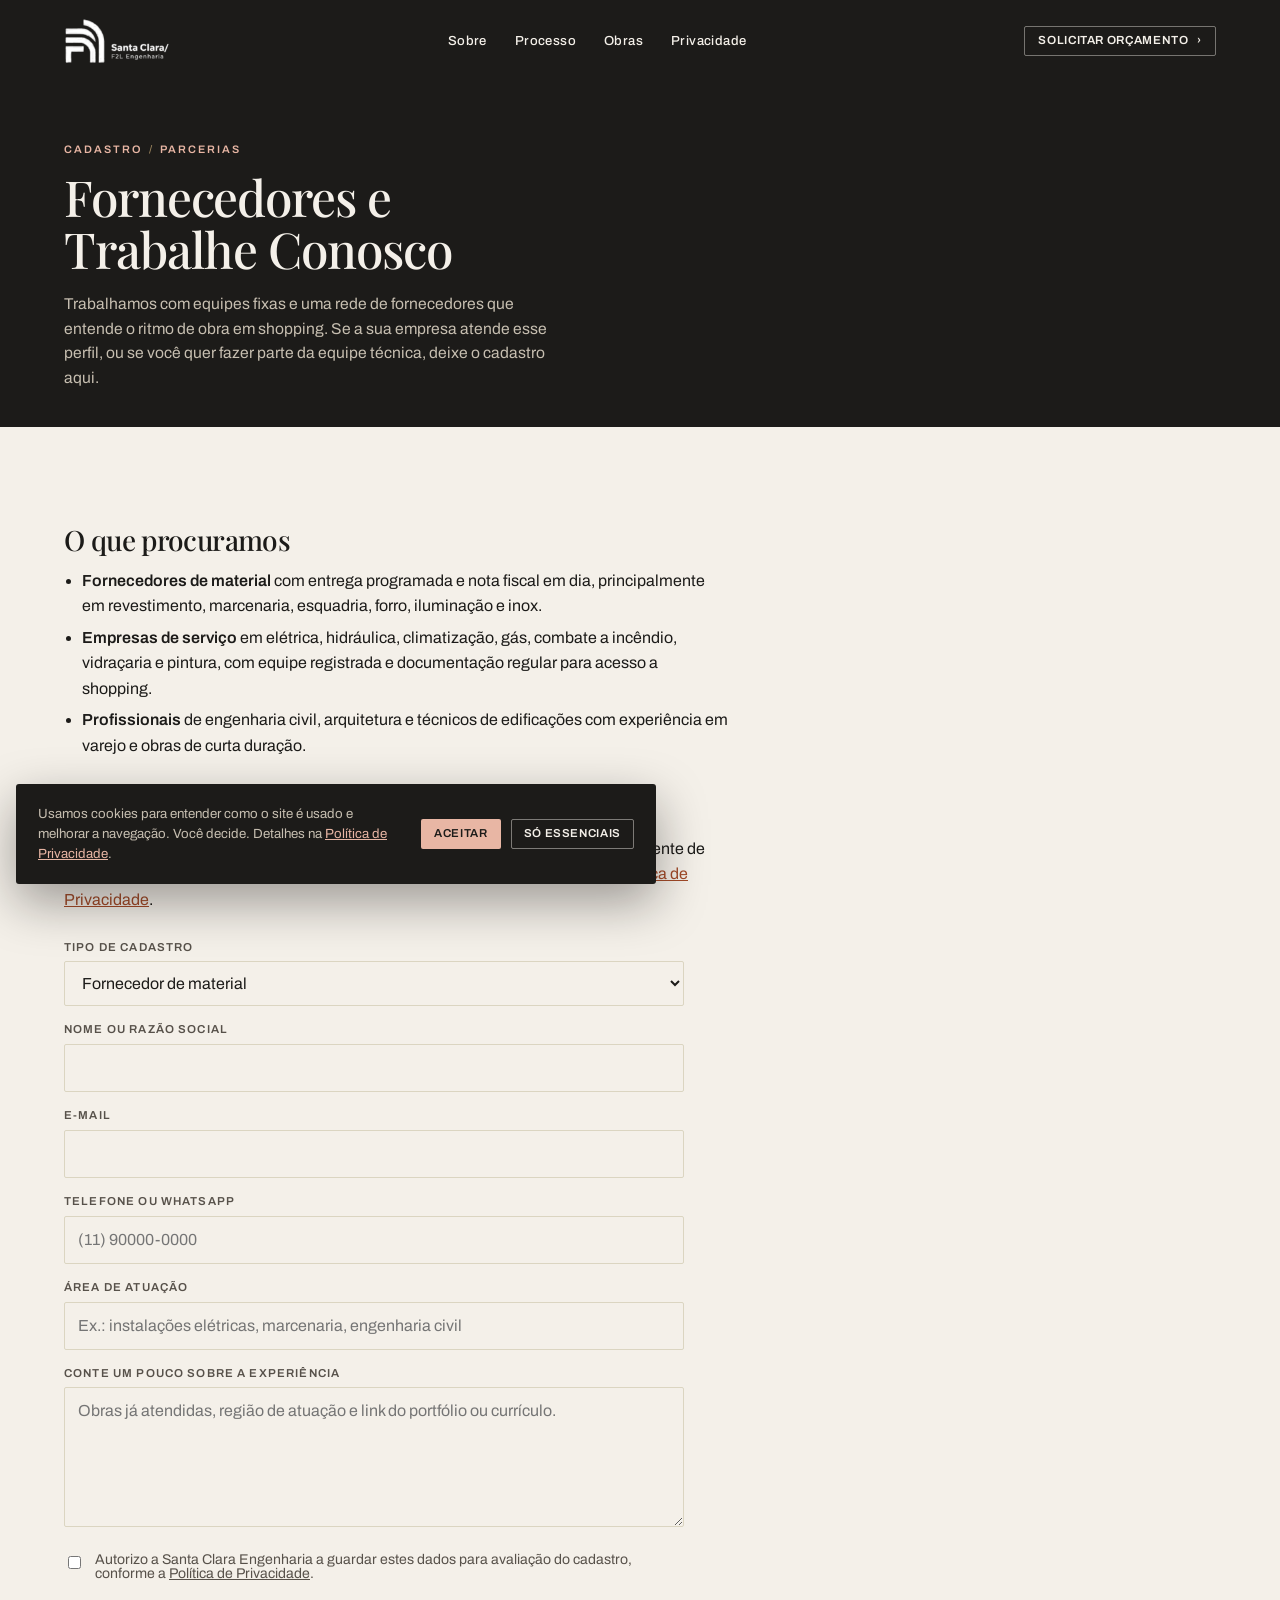
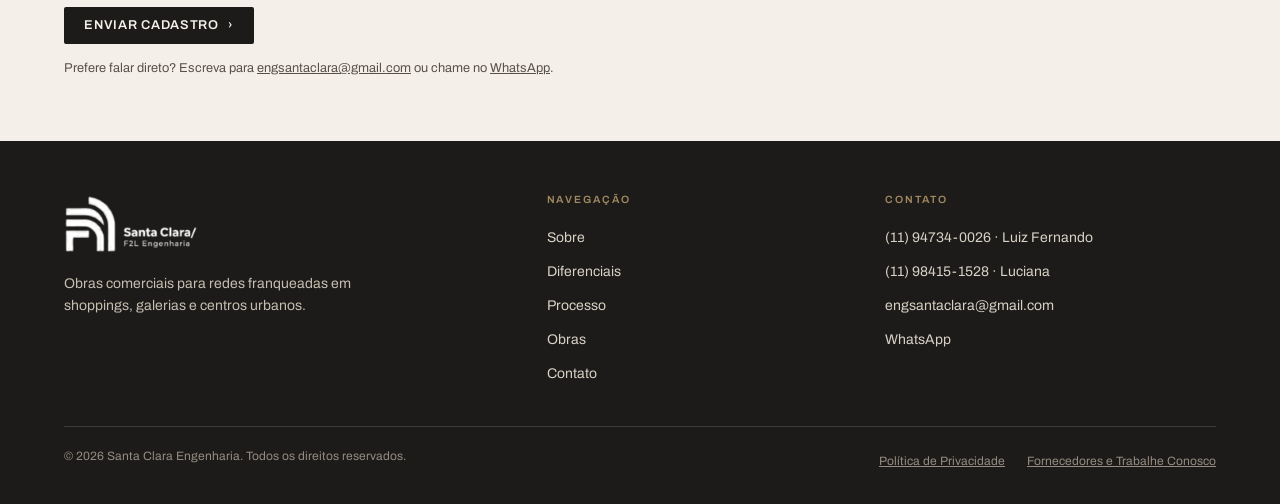
<file: deploy-vercel/fornecedores.html>
<!doctype html>
<html lang="pt-BR">
<head>
<meta charset="utf-8">
<meta name="viewport" content="width=device-width,initial-scale=1">
<title>Fornecedores e Trabalhe Conosco | Santa Clara Engenharia</title>
<meta name="description" content="Cadastre sua empresa como fornecedora ou envie seu currículo para a equipe técnica da Santa Clara Engenharia, especializada em obras comerciais para franquias.">
<link rel="canonical" href="https://santaclaraengenharia.com.br/fornecedores.html">
<meta name="theme-color" content="#1C1B19">
<link rel="icon" href="favicon.png" sizes="32x32">
<link rel="apple-touch-icon" href="assets/logos/favicon-180.png">
<link rel="preconnect" href="https://fonts.googleapis.com">
<link rel="preconnect" href="https://fonts.gstatic.com" crossorigin>
<link href="https://fonts.googleapis.com/css2?family=Archivo:wght@400;500;600;700&family=Playfair+Display:wght@400;500;600&display=swap" rel="stylesheet">
<link rel="stylesheet" href="css/styles.css">
<script>document.documentElement.setAttribute('data-motion','on')</script>
</head>

<body>
<a class="skip" href="#conteudo">Ir para o conteúdo</a>

<header class="head" data-head data-solid="true">
  <div class="container head-in">
    <a class="brand" href="index.html" aria-label="Santa Clara Engenharia, ir para a página inicial">
      <img src="assets/logos/logo-santaclara-branco.png" width="676" height="292"
           alt="Santa Clara / F2L Engenharia">
    </a>
    <nav class="nav" aria-label="Navegação principal">
      <a href="index.html#sobre">Sobre<i></i></a>
      <a href="index.html#processo">Processo<i></i></a>
      <a href="index.html#obras">Obras<i></i></a>
      <a href="privacidade.html">Privacidade<i></i></a>
    </nav>
    <a class="btn btn-line head-cta" data-wa-btn="obra comercial" href="index.html#contato">
      Solicitar orçamento <span class="arw" aria-hidden="true">&rsaquo;</span>
    </a>
    <button class="burger" data-burger type="button" aria-expanded="false"
            aria-controls="menu-mobile" aria-label="Abrir menu"><span></span></button>
  </div>
</header>

<div class="scrim" data-scrim aria-hidden="true"></div>
<nav class="drawer" id="menu-mobile" data-drawer data-open="false" aria-label="Navegação mobile">
  <a href="index.html#sobre">Sobre</a>
  <a href="index.html#diferenciais">Diferenciais</a>
  <a href="index.html#processo">Processo</a>
  <a href="index.html#obras">Obras</a>
  <a href="privacidade.html">Privacidade</a>
  <a href="index.html#contato">Contato</a>
  <a class="btn btn-solid" data-wa-btn="obra comercial" href="index.html#contato">
    Solicitar orçamento <span class="arw" aria-hidden="true">&rsaquo;</span>
  </a>
</nav>

<main id="conteudo">

<section class="page-head dark">
  <div class="container">
    <span class="eyebrow">Cadastro <span class="sl">/</span> Parcerias</span>
    <h1>Fornecedores e Trabalhe Conosco</h1>
    <p class="lede">Trabalhamos com equipes fixas e uma rede de fornecedores que entende o ritmo
      de obra em shopping. Se a sua empresa atende esse perfil, ou se você quer fazer parte da
      equipe técnica, deixe o cadastro aqui.</p>
  </div>
</section>

<section class="sec pagina">
  <div class="container">
    <div class="prose">
      <h2>O que procuramos</h2>
      <ul>
        <li><strong>Fornecedores de material</strong> com entrega programada e nota fiscal em dia,
          principalmente em revestimento, marcenaria, esquadria, forro, iluminação e inox.</li>
        <li><strong>Empresas de serviço</strong> em elétrica, hidráulica, climatização, gás,
          combate a incêndio, vidraçaria e pintura, com equipe registrada e documentação
          regular para acesso a shopping.</li>
        <li><strong>Profissionais</strong> de engenharia civil, arquitetura e técnicos de
          edificações com experiência em varejo e obras de curta duração.</li>
      </ul>

      <h2>Como funciona</h2>
      <p>Recebemos o cadastro, conferimos a documentação e chamamos quando houver frente de
        serviço compatível. Guardamos as informações por até 24 meses, conforme a
        <a href="privacidade.html">Política de Privacidade</a>.</p>
    </div>

    <form class="form" data-form action="api/contato.php" method="post" novalidate>
      <div class="field">
        <label for="tipo">Tipo de cadastro</label>
        <select id="tipo" name="tipo" required>
          <option value="fornecedor-material">Fornecedor de material</option>
          <option value="fornecedor-servico">Empresa de serviço</option>
          <option value="profissional">Profissional (trabalhe conosco)</option>
        </select>
      </div>

      <div class="field">
        <label for="nome">Nome ou razão social</label>
        <input id="nome" name="nome" type="text" required autocomplete="organization">
      </div>

      <div class="field">
        <label for="email">E-mail</label>
        <input id="email" name="email" type="email" required autocomplete="email">
      </div>

      <div class="field">
        <label for="telefone">Telefone ou WhatsApp</label>
        <input id="telefone" name="telefone" type="tel" required autocomplete="tel"
               inputmode="tel" placeholder="(11) 90000-0000">
      </div>

      <div class="field">
        <label for="atuacao">Área de atuação</label>
        <input id="atuacao" name="atuacao" type="text" required
               placeholder="Ex.: instalações elétricas, marcenaria, engenharia civil">
      </div>

      <div class="field">
        <label for="mensagem">Conte um pouco sobre a experiência</label>
        <textarea id="mensagem" name="mensagem" required
                  placeholder="Obras já atendidas, região de atuação e link do portfólio ou currículo."></textarea>
      </div>

      <div class="field field-check">
        <input id="consent" name="consent" type="checkbox" required>
        <label for="consent" style="text-transform:none;letter-spacing:0;font-weight:400;font-size:.88rem;color:var(--muted)">
          Autorizo a Santa Clara Engenharia a guardar estes dados para avaliação do cadastro,
          conforme a <a href="privacidade.html">Política de Privacidade</a>.
        </label>
      </div>

      <button class="btn btn-solid" type="submit">
        Enviar cadastro <span class="arw" aria-hidden="true">&rsaquo;</span>
      </button>

      <p class="form-msg" data-form-msg role="status" aria-live="polite"></p>
      <p class="form-note">Prefere falar direto? Escreva para
        <a href="mailto:engsantaclara@gmail.com">engsantaclara@gmail.com</a> ou chame no
        <a data-wa-link href="#">WhatsApp</a>.</p>
    </form>
  </div>
</section>

</main>

<footer class="foot dark">
  <div class="container">
    <div class="foot-grid">
      <div class="foot-brand">
        <img src="assets/logos/logo-santaclara-branco.png" width="676" height="292"
             alt="Santa Clara / F2L Engenharia">
        <p>Obras comerciais para redes franqueadas em shoppings, galerias e centros urbanos.</p>
      </div>
      <div>
        <h3>Navegação</h3>
        <ul>
          <li><a href="index.html#sobre">Sobre</a></li>
          <li><a href="index.html#diferenciais">Diferenciais</a></li>
          <li><a href="index.html#processo">Processo</a></li>
          <li><a href="index.html#obras">Obras</a></li>
          <li><a href="index.html#contato">Contato</a></li>
        </ul>
      </div>
      <div>
        <h3>Contato</h3>
        <ul>
          <li><a href="tel:+5511947340026">(11) 94734-0026 &middot; Luiz Fernando</a></li>
          <li><a href="tel:+5511984151528">(11) 98415-1528 &middot; Luciana</a></li>
          <li><a href="mailto:engsantaclara@gmail.com">engsantaclara@gmail.com</a></li>
          <li><a data-wa-link href="index.html#contato">WhatsApp</a></li>
        </ul>
      </div>
    </div>
    <div class="foot-bot">
      <p>&copy; <span data-year>2026</span> Santa Clara Engenharia. Todos os direitos reservados.</p>
      <nav aria-label="Links legais">
        <a href="privacidade.html">Política de Privacidade</a>
        <a href="fornecedores.html">Fornecedores e Trabalhe Conosco</a>
      </nav>
    </div>
  </div>
</footer>

<aside class="ck" data-cookie data-open="false" role="region" aria-label="Aviso de cookies">
  <p>Usamos cookies para entender como o site é usado e melhorar a navegação. Você decide.
     Detalhes na <a href="privacidade.html">Política de Privacidade</a>.</p>
  <div class="ck-acts">
    <button class="btn btn-solid" type="button" data-consent="all">Aceitar</button>
    <button class="btn btn-line" type="button" data-consent="essential">Só essenciais</button>
  </div>
</aside>

<script src="js/motion.js" defer></script>
<script src="js/app.js" defer></script>
</body>
</html>
</file>
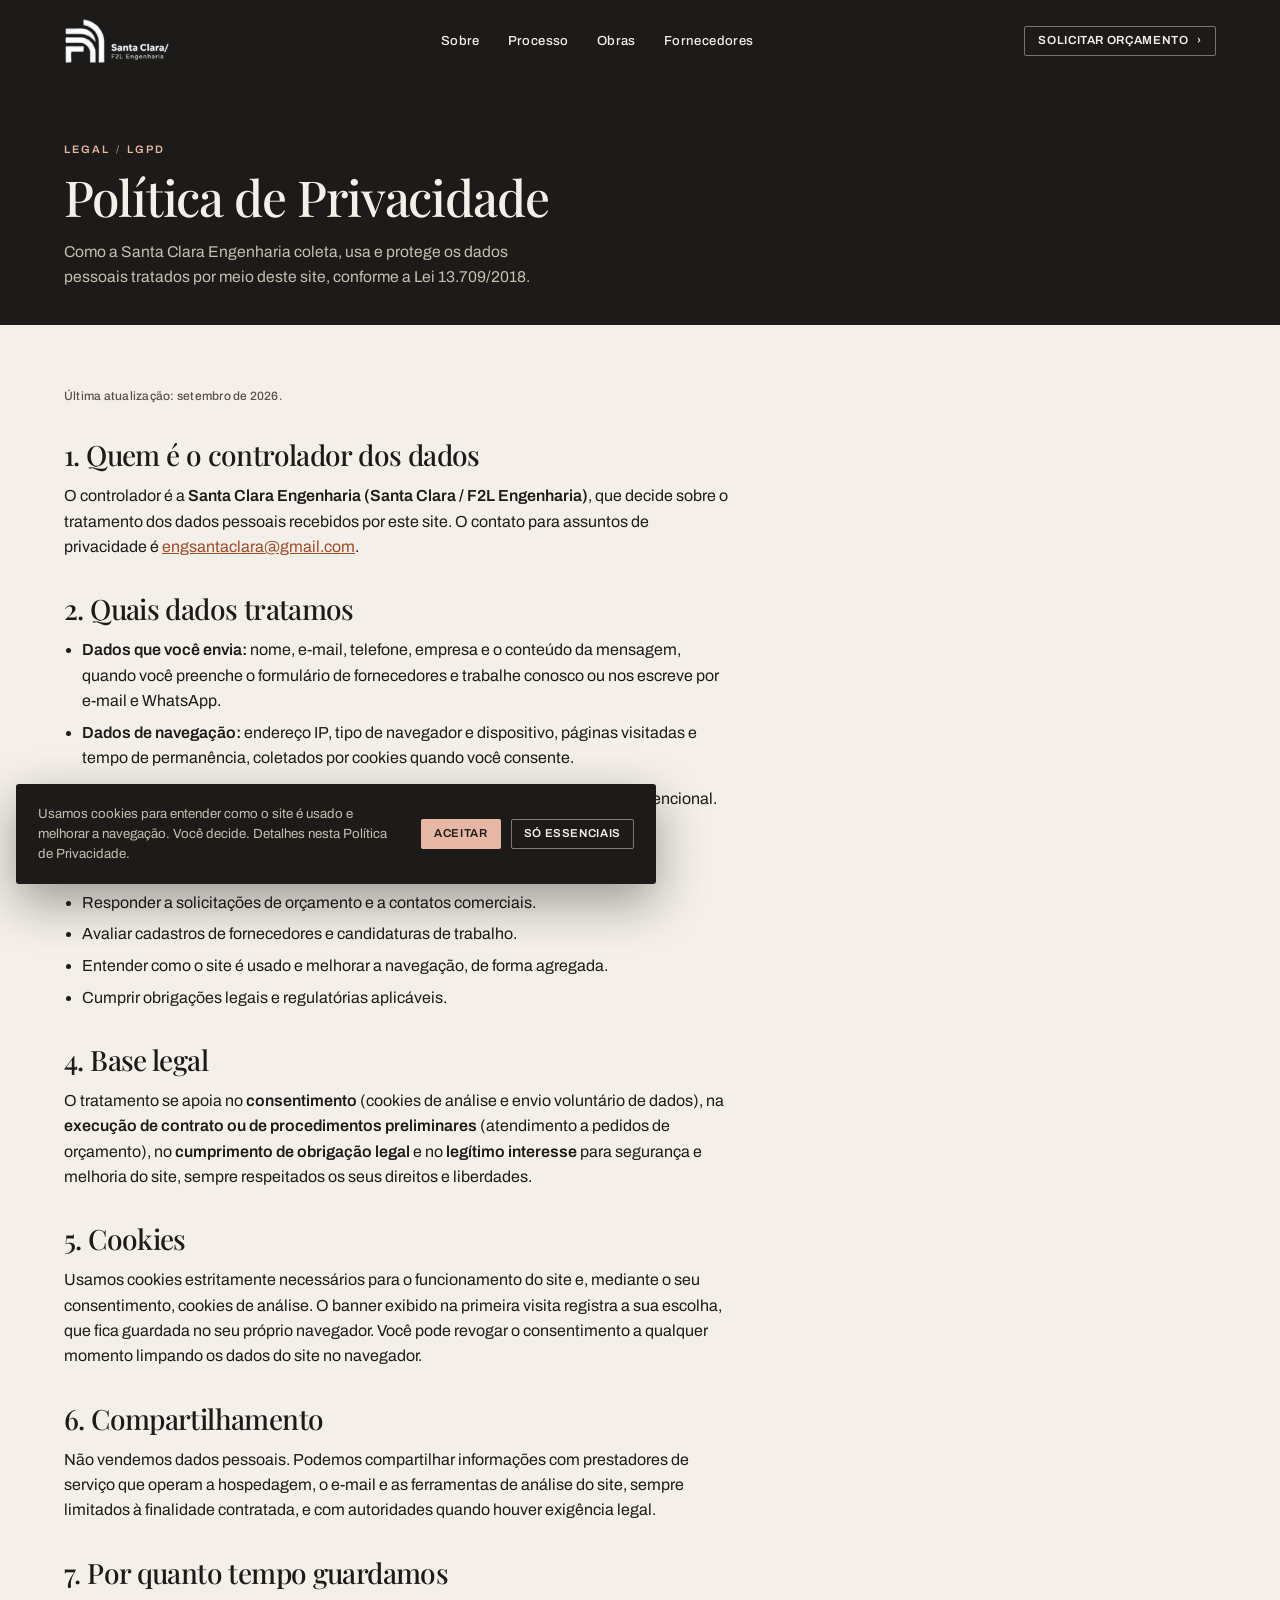
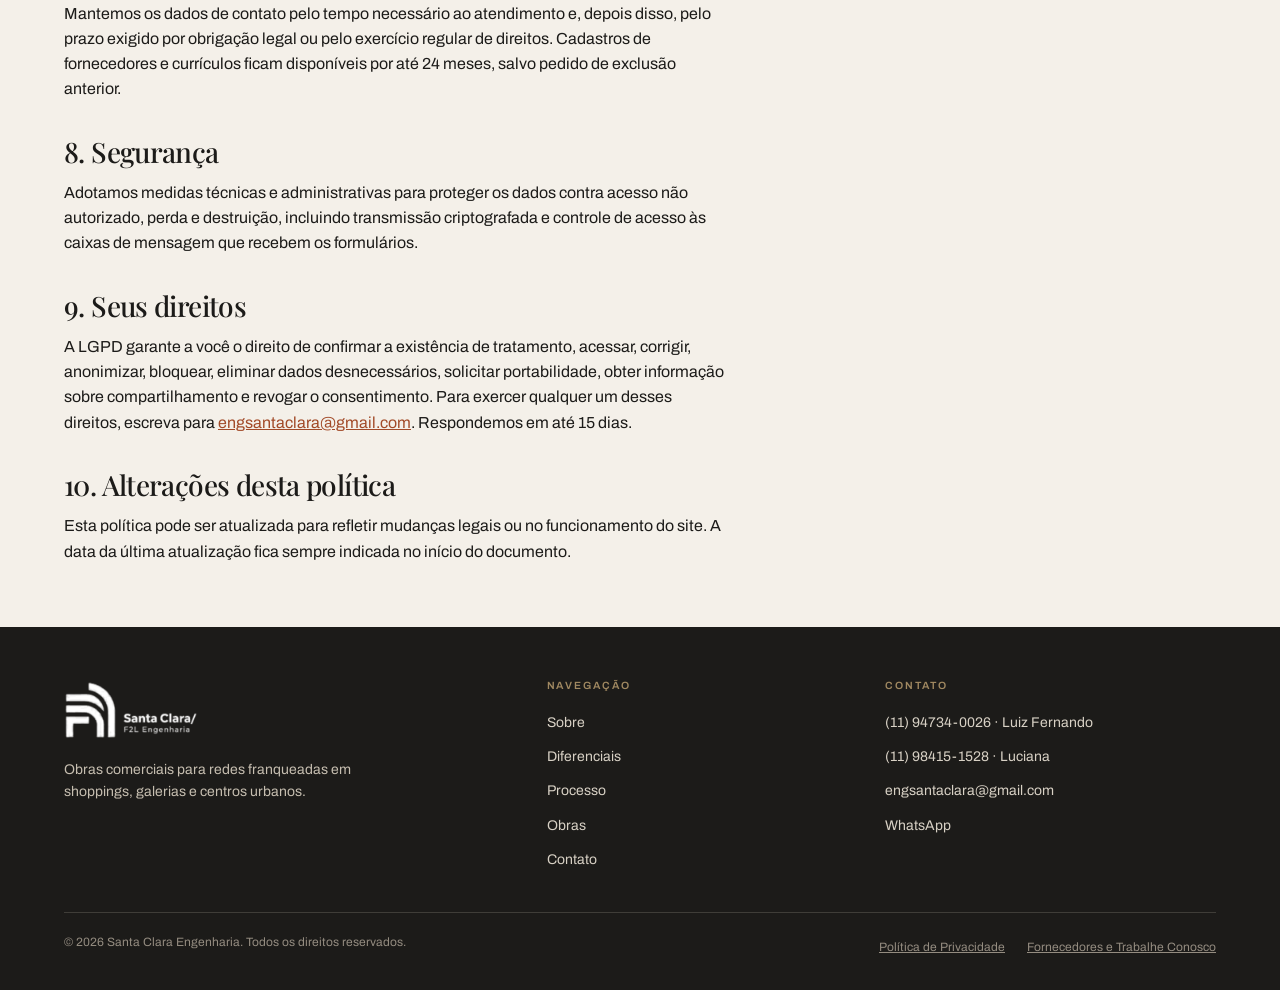
<file: deploy-vercel/privacidade.html>
<!doctype html>
<html lang="pt-BR">
<head>
<meta charset="utf-8">
<meta name="viewport" content="width=device-width,initial-scale=1">
<title>Política de Privacidade | Santa Clara Engenharia</title>
<meta name="description" content="Como a Santa Clara Engenharia trata dados pessoais coletados pelo site, conforme a Lei Geral de Proteção de Dados (Lei 13.709/2018).">
<meta name="robots" content="index,follow">
<link rel="canonical" href="https://santaclaraengenharia.com.br/privacidade.html">
<meta name="theme-color" content="#1C1B19">
<link rel="icon" href="favicon.png" sizes="32x32">
<link rel="apple-touch-icon" href="assets/logos/favicon-180.png">
<link rel="preconnect" href="https://fonts.googleapis.com">
<link rel="preconnect" href="https://fonts.gstatic.com" crossorigin>
<link href="https://fonts.googleapis.com/css2?family=Archivo:wght@400;500;600;700&family=Playfair+Display:wght@400;500;600&display=swap" rel="stylesheet">
<link rel="stylesheet" href="css/styles.css">
<script>document.documentElement.setAttribute('data-motion','on')</script>
</head>

<body>
<a class="skip" href="#conteudo">Ir para o conteúdo</a>

<header class="head" data-head data-solid="true">
  <div class="container head-in">
    <a class="brand" href="index.html" aria-label="Santa Clara Engenharia, ir para a página inicial">
      <img src="assets/logos/logo-santaclara-branco.png" width="676" height="292"
           alt="Santa Clara / F2L Engenharia">
    </a>
    <nav class="nav" aria-label="Navegação principal">
      <a href="index.html#sobre">Sobre<i></i></a>
      <a href="index.html#processo">Processo<i></i></a>
      <a href="index.html#obras">Obras<i></i></a>
      <a href="fornecedores.html">Fornecedores<i></i></a>
    </nav>
    <a class="btn btn-line head-cta" data-wa-btn="obra comercial" href="index.html#contato">
      Solicitar orçamento <span class="arw" aria-hidden="true">&rsaquo;</span>
    </a>
    <button class="burger" data-burger type="button" aria-expanded="false"
            aria-controls="menu-mobile" aria-label="Abrir menu"><span></span></button>
  </div>
</header>

<div class="scrim" data-scrim aria-hidden="true"></div>
<nav class="drawer" id="menu-mobile" data-drawer data-open="false" aria-label="Navegação mobile">
  <a href="index.html#sobre">Sobre</a>
  <a href="index.html#diferenciais">Diferenciais</a>
  <a href="index.html#processo">Processo</a>
  <a href="index.html#obras">Obras</a>
  <a href="fornecedores.html">Fornecedores</a>
  <a href="index.html#contato">Contato</a>
  <a class="btn btn-solid" data-wa-btn="obra comercial" href="index.html#contato">
    Solicitar orçamento <span class="arw" aria-hidden="true">&rsaquo;</span>
  </a>
</nav>

<main id="conteudo">

<section class="page-head dark">
  <div class="container">
    <span class="eyebrow">Legal <span class="sl">/</span> LGPD</span>
    <h1>Política de Privacidade</h1>
    <p class="lede">Como a Santa Clara Engenharia coleta, usa e protege os dados pessoais
      tratados por meio deste site, conforme a Lei 13.709/2018.</p>
  </div>
</section>

<section class="sec pagina">
  <div class="container">
    <div class="prose">
      <p class="small">Última atualização: setembro de 2026.</p>

      <h2>1. Quem é o controlador dos dados</h2>
      <p>O controlador é a <strong>Santa Clara Engenharia (Santa Clara / F2L Engenharia)</strong>,
        que decide sobre o tratamento dos dados pessoais recebidos por este site. O contato
        para assuntos de privacidade é <a href="mailto:engsantaclara@gmail.com">engsantaclara@gmail.com</a>.</p>

      <h2>2. Quais dados tratamos</h2>
      <ul>
        <li><strong>Dados que você envia:</strong> nome, e-mail, telefone, empresa e o conteúdo
          da mensagem, quando você preenche o formulário de fornecedores e trabalhe conosco ou
          nos escreve por e-mail e WhatsApp.</li>
        <li><strong>Dados de navegação:</strong> endereço IP, tipo de navegador e dispositivo,
          páginas visitadas e tempo de permanência, coletados por cookies quando você consente.</li>
      </ul>
      <p>Não coletamos dados sensíveis nem dados de crianças e adolescentes de forma intencional.</p>

      <h2>3. Para que usamos</h2>
      <ul>
        <li>Responder a solicitações de orçamento e a contatos comerciais.</li>
        <li>Avaliar cadastros de fornecedores e candidaturas de trabalho.</li>
        <li>Entender como o site é usado e melhorar a navegação, de forma agregada.</li>
        <li>Cumprir obrigações legais e regulatórias aplicáveis.</li>
      </ul>

      <h2>4. Base legal</h2>
      <p>O tratamento se apoia no <strong>consentimento</strong> (cookies de análise e envio
        voluntário de dados), na <strong>execução de contrato ou de procedimentos preliminares</strong>
        (atendimento a pedidos de orçamento), no <strong>cumprimento de obrigação legal</strong>
        e no <strong>legítimo interesse</strong> para segurança e melhoria do site, sempre
        respeitados os seus direitos e liberdades.</p>

      <h2>5. Cookies</h2>
      <p>Usamos cookies estritamente necessários para o funcionamento do site e, mediante o seu
        consentimento, cookies de análise. O banner exibido na primeira visita registra a sua
        escolha, que fica guardada no seu próprio navegador. Você pode revogar o consentimento
        a qualquer momento limpando os dados do site no navegador.</p>

      <h2>6. Compartilhamento</h2>
      <p>Não vendemos dados pessoais. Podemos compartilhar informações com prestadores de
        serviço que operam a hospedagem, o e-mail e as ferramentas de análise do site, sempre
        limitados à finalidade contratada, e com autoridades quando houver exigência legal.</p>

      <h2>7. Por quanto tempo guardamos</h2>
      <p>Mantemos os dados de contato pelo tempo necessário ao atendimento e, depois disso,
        pelo prazo exigido por obrigação legal ou pelo exercício regular de direitos.
        Cadastros de fornecedores e currículos ficam disponíveis por até 24 meses, salvo
        pedido de exclusão anterior.</p>

      <h2>8. Segurança</h2>
      <p>Adotamos medidas técnicas e administrativas para proteger os dados contra acesso não
        autorizado, perda e destruição, incluindo transmissão criptografada e controle de
        acesso às caixas de mensagem que recebem os formulários.</p>

      <h2>9. Seus direitos</h2>
      <p>A LGPD garante a você o direito de confirmar a existência de tratamento, acessar,
        corrigir, anonimizar, bloquear, eliminar dados desnecessários, solicitar portabilidade,
        obter informação sobre compartilhamento e revogar o consentimento. Para exercer
        qualquer um desses direitos, escreva para
        <a href="mailto:engsantaclara@gmail.com">engsantaclara@gmail.com</a>. Respondemos em
        até 15 dias.</p>

      <h2>10. Alterações desta política</h2>
      <p>Esta política pode ser atualizada para refletir mudanças legais ou no funcionamento do
        site. A data da última atualização fica sempre indicada no início do documento.</p>
    </div>
  </div>
</section>

</main>

<footer class="foot dark">
  <div class="container">
    <div class="foot-grid">
      <div class="foot-brand">
        <img src="assets/logos/logo-santaclara-branco.png" width="676" height="292"
             alt="Santa Clara / F2L Engenharia">
        <p>Obras comerciais para redes franqueadas em shoppings, galerias e centros urbanos.</p>
      </div>
      <div>
        <h3>Navegação</h3>
        <ul>
          <li><a href="index.html#sobre">Sobre</a></li>
          <li><a href="index.html#diferenciais">Diferenciais</a></li>
          <li><a href="index.html#processo">Processo</a></li>
          <li><a href="index.html#obras">Obras</a></li>
          <li><a href="index.html#contato">Contato</a></li>
        </ul>
      </div>
      <div>
        <h3>Contato</h3>
        <ul>
          <li><a href="tel:+5511947340026">(11) 94734-0026 &middot; Luiz Fernando</a></li>
          <li><a href="tel:+5511984151528">(11) 98415-1528 &middot; Luciana</a></li>
          <li><a href="mailto:engsantaclara@gmail.com">engsantaclara@gmail.com</a></li>
          <li><a data-wa-link href="index.html#contato">WhatsApp</a></li>
        </ul>
      </div>
    </div>
    <div class="foot-bot">
      <p>&copy; <span data-year>2026</span> Santa Clara Engenharia. Todos os direitos reservados.</p>
      <nav aria-label="Links legais">
        <a href="privacidade.html">Política de Privacidade</a>
        <a href="fornecedores.html">Fornecedores e Trabalhe Conosco</a>
      </nav>
    </div>
  </div>
</footer>

<aside class="ck" data-cookie data-open="false" role="region" aria-label="Aviso de cookies">
  <p>Usamos cookies para entender como o site é usado e melhorar a navegação. Você decide.
     Detalhes nesta Política de Privacidade.</p>
  <div class="ck-acts">
    <button class="btn btn-solid" type="button" data-consent="all">Aceitar</button>
    <button class="btn btn-line" type="button" data-consent="essential">Só essenciais</button>
  </div>
</aside>

<script src="js/motion.js" defer></script>
<script src="js/app.js" defer></script>
</body>
</html>
</file>
<file: deploy-vercel/css/styles.css>
/* ==========================================================================
   Santa Clara / F2L Engenharia
   Tokens derivados da marca real (ver design-system/design-system.md)
   Ritmo: cada secao de conteudo cabe em uma tela, sem cortar informacao.
   ========================================================================== */

:root{
  --bone:#F4F0E9;  --bone-2:#EAE3D8;  --sand:#DBD5C1;
  --ink:#1C1B19;   --ink-2:#232220;
  --muted:#57514A; --muted-dark:#C6BEB0;
  --clay:#E8B6A4;  --clay-deep:#A24A28;
  --bronze:#A18961;      /* filete e texto sobre fundo escuro */
  --bronze-ink:#7C6036;  /* mesma familia, para texto sobre fundo claro (AA) */

  --f-display:"Playfair Display",Georgia,"Times New Roman",serif;
  --f-sans:"Archivo","Helvetica Neue",Arial,sans-serif;

  --e:cubic-bezier(.16,.84,.28,1);
  --e2:cubic-bezier(.4,0,.2,1);
  --head-h:88px;
  --gut:24px;

  --pad-sec:clamp(40px,5.4vh,80px);
  --pattern-claro:url("../assets/logos/pattern-arco-claro.svg");
  --pattern-escuro:url("../assets/logos/pattern-arco-escuro.svg");
}

*,*::before,*::after{box-sizing:border-box}
html{
  scroll-behavior:auto;              /* o motor de movimento cuida das ancoras */
  scroll-padding-top:84px;
  -webkit-text-size-adjust:100%;
}
body{
  margin:0; background:var(--bone); color:var(--ink);
  font:400 16px/1.58 var(--f-sans);
  -webkit-font-smoothing:antialiased; overflow-x:hidden;
}
img{max-width:100%;display:block}
a{color:inherit}
button{font:inherit;color:inherit}
::selection{background:var(--clay);color:var(--ink)}

.container{width:100%;max-width:1200px;margin:0 auto;padding:0 var(--gut)}

/* --- tipografia ---------------------------------------------------------- */
h1,h2,h3,h4{margin:0;font-weight:500;text-wrap:balance}
h1,h2{font-family:var(--f-display);letter-spacing:-.022em;line-height:1.05}
h1{font-size:clamp(2.1rem,4.3vw,3.5rem)}
h2{font-size:clamp(1.62rem,3.05vw,2.5rem);line-height:1.08}
h3{font-family:var(--f-sans);font-weight:600;font-size:1.02rem;letter-spacing:-.005em;line-height:1.32}
p{margin:0 0 .95em}
p:last-child{margin-bottom:0}
strong{font-weight:600;color:var(--ink)}
.dark strong{color:var(--bone)}

.eyebrow{
  display:block;font:600 .68rem/1 var(--f-sans);
  letter-spacing:.185em;text-transform:uppercase;color:var(--clay-deep);
  margin:0 0 .95rem;
}
.dark .eyebrow{color:var(--clay)}
.eyebrow .sl{color:var(--bronze-ink);font-weight:500;margin:0 .18em}
.dark .eyebrow .sl,.hero .eyebrow .sl{color:var(--bronze)}

.lede{font-size:clamp(.98rem,1.2vw,1.1rem);line-height:1.58;color:var(--muted);max-width:56ch}
.dark .lede{color:var(--muted-dark)}
.small{font:500 .755rem/1.4 var(--f-sans);letter-spacing:.02em;color:var(--muted)}
.dark .small{color:var(--muted-dark)}

/* --- botoes -------------------------------------------------------------- */
.btn{
  display:inline-flex;align-items:center;gap:.7em;
  padding:.88em 1.5em;border:1px solid transparent;border-radius:2px;
  font:600 .8rem/1 var(--f-sans);letter-spacing:.055em;text-transform:uppercase;
  text-decoration:none;cursor:pointer;
  transition:background .3s var(--e2),color .3s var(--e2),border-color .3s var(--e2);
}
.btn .arw{transition:transform .3s var(--e2)}
.btn:hover .arw{transform:translateX(4px)}
.btn:active{transform:scale(.985)}
.btn-solid{background:var(--ink);color:var(--bone)}
.btn-solid:hover{background:var(--clay-deep)}
.dark .btn-solid{background:var(--clay);color:var(--ink)}
.dark .btn-solid:hover{background:var(--bone)}
.btn-line{background:transparent;color:var(--ink);border-color:rgba(28,27,25,.35)}
.btn-line:hover{background:var(--ink);color:var(--bone);border-color:var(--ink)}
.dark .btn-line{color:var(--bone);border-color:rgba(244,240,233,.42)}
.dark .btn-line:hover{background:var(--bone);color:var(--ink)}
.btn-sm{padding:.72em 1.15em;font-size:.735rem}

:focus-visible{outline:2px solid var(--clay-deep);outline-offset:3px;border-radius:1px}
.dark :focus-visible,.head :focus-visible,.hero :focus-visible{outline-color:var(--clay)}
.skip{
  position:absolute;left:-9999px;top:0;z-index:200;
  background:var(--ink);color:var(--bone);padding:.85rem 1.2rem;text-decoration:none;
}
.skip:focus{left:12px;top:12px}

/* --- secoes: cada uma cabe em uma tela ------------------------------------ */
section{position:relative}
.sec{
  padding:var(--pad-sec) 0;
  min-height:100svh;
  display:flex;align-items:center;
}
.sec > .container{width:100%}
.dark{background:var(--ink);color:var(--bone)}
.alt{background:var(--bone-2)}
.sec-head{max-width:52ch}
.sec-head + *{margin-top:clamp(26px,3.4vh,48px)}

/* cabecalho de secao com CTA a direita */
.head-row{
  display:flex;align-items:flex-end;justify-content:space-between;gap:28px;flex-wrap:wrap;
}
.head-row .sec-head{margin:0}
.head-row + *{margin-top:clamp(26px,3.4vh,48px)}

/* --- pattern do arco da marca -------------------------------------------- */
.pat{position:relative;isolation:isolate}
.pat > .pat-bg{
  position:absolute;inset:0;z-index:-1;pointer-events:none;
  background:var(--pattern-claro) repeat;background-size:340px 340px;
}
.dark > .pat-bg{background-image:var(--pattern-escuro)}
.pat-fade > .pat-bg{
  -webkit-mask-image:radial-gradient(120% 90% at 100% 0%,#000 0%,transparent 72%);
          mask-image:radial-gradient(120% 90% at 100% 0%,#000 0%,transparent 72%);
}
.pat-side > .pat-bg{
  -webkit-mask-image:linear-gradient(90deg,#000 0%,transparent 46%);
          mask-image:linear-gradient(90deg,#000 0%,transparent 46%);
}

/* ==========================================================================
   HEADER
   ========================================================================== */
.head{
  position:fixed;inset:0 0 auto;z-index:90;
  padding:18px 0;
  transition:padding .45s var(--e2),background .45s var(--e2),
             box-shadow .45s var(--e2),transform .45s var(--e2);
}
.head-in{display:flex;align-items:center;justify-content:space-between;gap:24px}
.head[data-solid="true"]{
  padding:11px 0;background:rgba(20,19,17,.88);
  -webkit-backdrop-filter:blur(14px);backdrop-filter:blur(14px);
  box-shadow:0 1px 0 rgba(244,240,233,.09);
}
.head[data-hide="true"]{transform:translateY(-100%)}
.brand{display:inline-flex;align-items:center;text-decoration:none}
.brand img{height:46px;width:auto;transition:height .45s var(--e2)}
.head[data-solid="true"] .brand img{height:38px}

.nav{display:flex;align-items:center;gap:28px}
.nav a{
  position:relative;text-decoration:none;color:var(--bone);
  font:500 .82rem/1 var(--f-sans);letter-spacing:.03em;padding:6px 0;
}
.nav a i{
  position:absolute;left:0;right:0;bottom:0;height:1px;background:currentColor;
  transform:scaleX(0);transform-origin:left;transition:transform .4s var(--e);
}
.nav a:hover i,.nav a[aria-current="true"] i{transform:scaleX(1)}
.head-cta{padding:.68em 1.15em;font-size:.735rem}
.head .btn-line{color:var(--bone);border-color:rgba(244,240,233,.42)}
.head .btn-line:hover{background:var(--bone);color:var(--ink)}

.burger{
  display:none;width:44px;height:44px;background:none;border:0;cursor:pointer;
  padding:0;align-items:center;justify-content:center;
}
.burger span{display:block;width:22px;height:1.5px;background:var(--bone);position:relative;transition:background .2s}
.burger span::before,.burger span::after{
  content:"";position:absolute;left:0;width:22px;height:1.5px;background:var(--bone);
  transition:transform .4s var(--e),top .3s var(--e2);
}
.burger span::before{top:-7px}
.burger span::after{top:7px}
body.menu-open .burger span{background:transparent}
body.menu-open .burger span::before{top:0;transform:rotate(45deg)}
body.menu-open .burger span::after{top:0;transform:rotate(-45deg)}

.drawer{
  position:fixed;inset:0 0 0 auto;width:min(88vw,400px);z-index:88;
  background:var(--ink);color:var(--bone);
  padding:calc(var(--head-h) + 22px) 32px 36px;
  transform:translateX(100%);transition:transform .55s var(--e);
  display:flex;flex-direction:column;gap:0;overflow-y:auto;
}
.drawer[data-open="true"]{transform:translateX(0)}
.drawer a{
  text-decoration:none;font:500 1.22rem/1 var(--f-display);
  padding:15px 0;border-bottom:1px solid rgba(244,240,233,.13);
  opacity:0;transform:translateY(12px);
  transition:opacity .5s var(--e),transform .5s var(--e);
}
.drawer[data-open="true"] a{opacity:1;transform:none}
.drawer .btn{margin-top:22px;justify-content:center}
.scrim{
  position:fixed;inset:0;z-index:87;background:rgba(12,11,10,.55);
  opacity:0;visibility:hidden;transition:opacity .45s var(--e2),visibility .45s;
}
.scrim[data-open="true"]{opacity:1;visibility:visible}

/* ==========================================================================
   HERO
   ========================================================================== */
.hero{position:relative;background:var(--ink)}
[data-hero-sticky]{position:relative}
@media (min-width:900px){
  .hero[data-pin="on"] [data-hero-sticky]{position:sticky;top:0;height:100vh}
}
.hero-stage{
  position:relative;min-height:100svh;display:flex;align-items:center;
  padding:calc(var(--head-h) + clamp(28px,5vh,64px)) 0 clamp(40px,6vh,80px);
  overflow:hidden;
}
.hero[data-pin="on"] .hero-stage{height:100vh;min-height:0}
.hero-media{position:absolute;inset:0;z-index:0;will-change:transform}
.hero-media img{width:100%;height:100%;object-fit:cover;object-position:32% 48%}
.hero-veil{
  position:absolute;inset:0;z-index:1;
  background:
    linear-gradient(180deg,rgba(12,11,10,.80) 0%,rgba(12,11,10,.44) 38%,rgba(12,11,10,.84) 100%),
    linear-gradient(90deg,rgba(12,11,10,.76) 0%,rgba(12,11,10,.30) 58%,rgba(12,11,10,.46) 100%);
}
.hero-fx{position:absolute;inset:0;z-index:2;background:#0C0B0A;opacity:0;pointer-events:none}
.hero-in{position:relative;z-index:3;width:100%;color:var(--bone)}
.hero-grid{
  display:grid;grid-template-columns:minmax(0,1fr) auto;
  gap:clamp(26px,4vw,64px);align-items:end;
}
.hero h1{max-width:19ch;color:var(--bone)}
.hero .eyebrow{color:var(--clay)}
.hero-lede{
  margin-top:clamp(1rem,2vh,1.4rem);max-width:46ch;color:#DFD8CC;
  font-size:clamp(.95rem,1.15vw,1.05rem);line-height:1.55;
}
.hero-actions{margin-top:clamp(1.4rem,2.6vh,2rem);display:flex;flex-wrap:wrap;gap:12px}
.hero .btn-line{color:var(--bone);border-color:rgba(244,240,233,.45)}
.hero .btn-line:hover{background:var(--bone);color:var(--ink);border-color:var(--bone)}
.hero .btn-solid{background:var(--bone);color:var(--ink)}
.hero .btn-solid:hover{background:var(--clay);color:var(--ink)}

.hero-meta{margin:0;min-width:222px;border-top:1px solid rgba(244,240,233,.26)}
.hero-meta div{
  display:flex;gap:10px;padding:11px 0;border-bottom:1px solid rgba(244,240,233,.14);
  font:500 .745rem/1.3 var(--f-sans);letter-spacing:.015em;
}
.hero-meta dt{color:var(--clay);white-space:nowrap;margin:0}
.hero-meta dd{margin:0;color:#DFD8CC}
.hero-meta .sl{color:var(--bronze)}

/* ==========================================================================
   MARCAS (tira de transicao, nao e uma secao de conteudo)
   ========================================================================== */
.brands{background:var(--ink);color:var(--bone);padding:0 0 clamp(34px,4.4vh,58px);overflow:hidden}
.brands-lbl{
  padding:clamp(30px,4vh,52px) 0 20px;margin:0;
  font:600 .655rem/1 var(--f-sans);letter-spacing:.2em;text-transform:uppercase;color:var(--bronze);
}
.mq-wrap{
  position:relative;
  -webkit-mask-image:linear-gradient(90deg,transparent,#000 7%,#000 93%,transparent);
          mask-image:linear-gradient(90deg,transparent,#000 7%,#000 93%,transparent);
}
.mq{display:flex;width:max-content;animation:mq 72s linear infinite}
.mq-wrap:hover .mq{animation-play-state:paused}
.mq span{
  display:inline-flex;align-items:center;gap:24px;padding-right:24px;white-space:nowrap;
  font:400 clamp(1.2rem,2.2vw,1.8rem)/1.2 var(--f-display);color:#EFE9DE;
}
.mq span::after{content:"/";color:var(--bronze);font-family:var(--f-sans);font-size:.6em;font-weight:500}
@keyframes mq{to{transform:translateX(-50%)}}

/* ==========================================================================
   SPLIT (imagem + texto)
   ========================================================================== */
.split{
  display:grid;grid-template-columns:1fr 1.04fr;gap:clamp(28px,4.4vw,72px);
  align-items:center;overflow-x:clip;
}
.split.rev .split-media{order:2}
.split-media{position:relative;margin:0}
.split-media img{
  width:100%;height:clamp(280px,58svh,520px);object-fit:cover;border-radius:3px;
}
.split-tag{
  position:absolute;left:0;bottom:0;background:var(--bone);
  padding:12px 18px;max-width:80%;margin:0;
  font:500 .73rem/1.4 var(--f-sans);letter-spacing:.02em;color:var(--muted);
}
.alt .split-tag{background:var(--bone-2)}
.split-body h2{margin-bottom:1.1rem}
.split-body .lede{margin-bottom:.95em}
.split-actions{margin-top:clamp(20px,2.6vh,30px)}

.creds{list-style:none;margin:clamp(18px,2.4vh,28px) 0 0;padding:0;border-top:1px solid var(--sand)}
.creds li{
  display:grid;grid-template-columns:auto 1fr;gap:14px;align-items:start;
  padding:11px 0;border-bottom:1px solid var(--sand);
  font:500 .875rem/1.45 var(--f-sans);
}
.creds b{font:500 .7rem/1.6 var(--f-sans);color:var(--bronze-ink);letter-spacing:.06em;
  font-variant-numeric:tabular-nums}

/* ==========================================================================
   FAIXA DE IMAGEM FULL-BLEED (com CTA)
   ========================================================================== */
.band{
  position:relative;overflow:hidden;background:var(--ink);
  min-height:min(100svh,880px);display:flex;align-items:flex-end;
  padding:clamp(48px,7vh,96px) 0;
}
.band-media{position:absolute;inset:-12% 0;z-index:0;will-change:transform}
.band-media img{width:100%;height:100%;object-fit:cover}
.band-scrim{
  position:absolute;inset:0;z-index:1;
  background:linear-gradient(180deg,rgba(12,11,10,.30) 0%,rgba(12,11,10,.24) 45%,rgba(12,11,10,.82) 100%);
}
.band-in{position:relative;z-index:2;width:100%}
.band-in .eyebrow{color:var(--clay)}
.band-in p{
  margin:0;max-width:18ch;color:var(--bone);
  font:500 clamp(1.5rem,3.4vw,2.6rem)/1.12 var(--f-display);letter-spacing:-.02em;
}
.band-actions{margin-top:clamp(20px,3vh,32px)}

/* ==========================================================================
   DIFERENCIAIS (grid editorial numerado, exatamente 3 por linha)
   ========================================================================== */
.diffs{
  display:grid;grid-template-columns:repeat(3,minmax(0,1fr));
  column-gap:clamp(24px,3.2vw,48px);
}
.diff{padding:clamp(18px,2.4vh,26px) 0 clamp(20px,2.6vh,30px);border-top:1px solid var(--sand)}
.diff b{
  display:block;font:500 clamp(1.6rem,2.3vw,2.05rem)/1 var(--f-display);color:var(--bronze-ink);
  font-variant-numeric:tabular-nums;margin-bottom:10px;
}
.diff h3{margin-bottom:.42rem}
.diff p{font-size:.875rem;line-height:1.5;color:var(--muted);margin:0}

.diffs-foot{
  margin-top:clamp(22px,3vh,36px);padding-top:clamp(18px,2.4vh,26px);
  border-top:2px solid var(--ink);
  display:flex;align-items:center;justify-content:space-between;gap:24px;flex-wrap:wrap;
}
.diffs-foot p{
  margin:0;font:500 clamp(1rem,1.5vw,1.25rem)/1.35 var(--f-display);
  color:var(--ink);max-width:38ch;
}

/* ==========================================================================
   BANDA DE NUMEROS
   ========================================================================== */
.stats{display:grid;grid-template-columns:repeat(4,1fr);gap:clamp(20px,2.6vw,42px)}
.stat{border-top:1px solid rgba(219,213,193,.26);padding-top:18px}
.stat b{
  display:block;font:400 clamp(2.6rem,5.6vw,4.6rem)/.94 var(--f-display);color:var(--bone);
  font-variant-numeric:tabular-nums;letter-spacing:-.03em;
}
.stat b i{font-style:normal;font-size:.4em;color:var(--clay);margin-left:.16em;letter-spacing:0}
.stat > span{display:block;margin-top:11px;font:500 .8rem/1.4 var(--f-sans);
  color:var(--muted-dark);max-width:24ch}
.stat b span{font:inherit;color:inherit}
.stats-foot{
  margin-top:clamp(24px,3.2vh,42px);display:flex;align-items:center;
  justify-content:space-between;gap:22px;flex-wrap:wrap;
}
.stats-note{margin:0;font-size:.755rem;color:#948C80;max-width:52ch}

/* ==========================================================================
   PROCESSO (timeline)
   ========================================================================== */
.tl{position:relative}
.tl-line{position:absolute;left:0;top:0;bottom:0;width:1px;background:var(--sand)}
.tl-line i{
  position:absolute;inset:0;background:var(--clay-deep);
  transform:scaleY(0);transform-origin:top;transition:transform 1.15s var(--e);
}
.tl[data-on="true"] .tl-line i{transform:scaleY(1)}
.tl-item{
  display:grid;grid-template-columns:78px minmax(0,24ch) 1fr;gap:clamp(18px,2.6vw,42px);
  align-items:baseline;padding:clamp(13px,1.8vh,22px) 0 clamp(13px,1.8vh,22px) 30px;
  border-bottom:1px solid var(--sand);
}
.tl-item:first-of-type{border-top:1px solid var(--sand)}
.tl-item b{
  font:400 clamp(1.4rem,2vw,1.85rem)/1 var(--f-display);color:var(--bronze-ink);
  font-variant-numeric:tabular-nums;position:relative;
}
.tl-item b::after{
  content:"";position:absolute;left:-34px;top:.48em;width:9px;height:9px;
  background:var(--bone);border:1px solid var(--clay-deep);border-radius:50%;
  transform:scale(.35);opacity:0;transition:transform .55s var(--e),opacity .55s var(--e);
}
.alt .tl-item b::after{background:var(--bone-2)}
.tl-item[data-on="true"] b::after{transform:scale(1);opacity:1}
.tl-item h3{font-size:1rem}
.tl-item p{margin:0;color:var(--muted);font-size:.865rem;line-height:1.5}
.tl-foot{margin-top:clamp(20px,2.8vh,34px);display:flex;gap:16px;flex-wrap:wrap;align-items:center}

/* ==========================================================================
   PORTFOLIO
   ========================================================================== */
.grid-obras{
  display:grid;grid-template-columns:repeat(3,minmax(0,1fr));gap:clamp(14px,1.8vw,24px);
}
.obra{
  display:block;width:100%;text-align:left;padding:0;cursor:pointer;
  background:transparent;border:1px solid var(--sand);border-radius:4px;overflow:hidden;
  transition:border-color .4s var(--e2),transform .5s var(--e);
}
.obra:hover{border-color:var(--ink);transform:translateY(-3px)}
.obra-fig{display:block;position:relative;overflow:hidden;aspect-ratio:16/10;background:var(--sand)}
.obra-fig img{width:100%;height:100%;object-fit:cover;transition:transform 1.1s var(--e)}
.obra:hover .obra-fig img{transform:scale(1.055)}
.obra-zoom{
  position:absolute;right:11px;bottom:11px;width:36px;height:36px;border-radius:50%;
  background:rgba(244,240,233,.94);display:grid;place-items:center;
  opacity:0;transform:translateY(7px);transition:opacity .4s var(--e),transform .4s var(--e);
}
.obra:hover .obra-zoom,.obra:focus-visible .obra-zoom{opacity:1;transform:none}
.obra-zoom svg{width:16px;height:16px;stroke:var(--ink);fill:none;stroke-width:1.6}
.obra-body{display:block;padding:14px 16px 15px}
.obra-over{
  display:block;font:600 .625rem/1 var(--f-sans);letter-spacing:.15em;text-transform:uppercase;
  color:var(--clay-deep);margin-bottom:8px;
}
.obra h3{font-size:1.05rem;margin-bottom:0}
.obra-meta{
  display:flex;justify-content:space-between;gap:12px;align-items:baseline;
  margin-top:10px;padding-top:9px;border-top:1px solid var(--sand);
}
.obra-meta .small{color:var(--muted);font-variant-numeric:tabular-nums;font-size:.71rem}
.obras-foot{margin-top:clamp(20px,2.8vh,34px);display:flex;gap:16px;flex-wrap:wrap;align-items:center}

/* --- lightbox --- */
.lb{
  position:fixed;inset:0;z-index:120;background:rgba(10,9,8,.965);
  display:none;align-items:center;justify-content:center;
}
.lb[data-open="true"]{display:flex}
.lb-fig{max-width:min(1180px,92vw);max-height:80vh;margin:0;position:relative}
.lb-fig img{max-width:min(1180px,92vw);max-height:80vh;width:auto;height:auto;object-fit:contain;border-radius:2px}
.lb-bar{
  position:absolute;left:0;right:0;top:0;z-index:2;
  display:flex;justify-content:space-between;align-items:center;gap:16px;
  padding:20px clamp(16px,3vw,34px);color:var(--bone);
}
.lb-ttl{font:600 .74rem/1.3 var(--f-sans);letter-spacing:.14em;text-transform:uppercase}
.lb-count{font:500 .8rem/1 var(--f-sans);color:var(--muted-dark);font-variant-numeric:tabular-nums;
  padding-right:62px}
.lb-btn{
  background:rgba(244,240,233,.1);border:1px solid rgba(244,240,233,.25);color:var(--bone);
  width:46px;height:46px;border-radius:50%;display:grid;place-items:center;cursor:pointer;
  transition:background .3s var(--e2),border-color .3s var(--e2);
}
.lb-btn:hover{background:rgba(244,240,233,.22);border-color:rgba(244,240,233,.5)}
.lb-btn svg{width:18px;height:18px;stroke:currentColor;fill:none;stroke-width:1.6}
.lb-nav{position:absolute;top:50%;transform:translateY(-50%);z-index:2}
.lb-prev{left:clamp(10px,2.5vw,30px)}
.lb-next{right:clamp(10px,2.5vw,30px)}
.lb-close{position:absolute;right:clamp(16px,3vw,34px);top:20px;z-index:3}

/* ==========================================================================
   DEPOIMENTOS
   ========================================================================== */
.quotes{position:relative;overflow:hidden;background:var(--ink);color:var(--bone)}
.quotes-bg{position:absolute;inset:-10% 0;z-index:0;will-change:transform}
.quotes-bg img{width:100%;height:100%;object-fit:cover;filter:grayscale(1) contrast(1.1);opacity:.3}
.quotes-scrim{position:absolute;inset:0;z-index:1;
  background:linear-gradient(90deg,rgba(20,19,17,.94) 12%,rgba(20,19,17,.52) 100%)}
.quotes > .container{position:relative;z-index:2}
.q-lead-wrap{max-width:720px;padding-bottom:clamp(26px,3.4vh,44px);border-bottom:1px solid rgba(219,213,193,.2)}
.q-lead{
  font:400 clamp(1.22rem,2.5vw,1.95rem)/1.26 var(--f-display);letter-spacing:-.018em;
  max-width:24ch;margin:0 0 1.05rem;color:var(--bone);
}
.q-lead .hl{background:linear-gradient(180deg,transparent 62%,rgba(232,182,164,.32) 62%);padding:0 .06em}
.q-by{margin:0;font:500 .755rem/1.45 var(--f-sans);color:var(--clay);letter-spacing:.04em}
.q-list{
  margin:clamp(26px,3.4vh,44px) 0 0;padding:0;
  display:grid;grid-template-columns:repeat(3,1fr);gap:clamp(20px,2.8vw,44px);
}
.q-list li{list-style:none}
.q-list p{font-size:.875rem;line-height:1.55;color:#D8D1C5;margin-bottom:.8rem}
.q-list .q-by{color:var(--muted-dark)}
.q-mark{display:block;font:400 2.1rem/.6 var(--f-display);color:var(--bronze);margin-bottom:13px}
.quotes-foot{margin-top:clamp(24px,3.2vh,42px)}

/* ==========================================================================
   CTA FINAL
   ========================================================================== */
.cta-grid{display:grid;grid-template-columns:1fr 1.05fr;gap:clamp(30px,4.4vw,74px);align-items:center}
.steps{position:relative;padding-left:34px;margin:0}
.step{position:relative;padding:0 0 clamp(18px,2.6vh,30px)}
.step:last-child{padding-bottom:0}
/* O conector liga o centro de um selo ao centro do proximo: o selo tem 21px e
   comeca em -34px, entao o centro dele fica em -23.5px. Como a altura e 100% da
   caixa do passo, a linha acompanha qualquer refluxo de texto. */
.step::before,.step::after{
  content:"";position:absolute;left:-24px;top:10.5px;width:1px;height:100%;
}
.step::before{background:var(--sand)}
.step::after{
  background:var(--clay-deep);transform:scaleY(0);transform-origin:top;
  transition:transform .8s var(--e);
}
.step:last-child::before,.step:last-child::after{content:none}
.steps[data-on="true"] .step::after{transform:scaleY(1)}
.steps[data-on="true"] .step:nth-of-type(2)::after{transition-delay:.34s}
.step b{
  position:absolute;left:-34px;top:0;width:21px;height:21px;border-radius:50%;
  background:var(--bone);border:1px solid var(--clay-deep);color:var(--clay-deep);
  display:grid;place-items:center;font:600 .66rem/1 var(--f-sans);font-variant-numeric:tabular-nums;
}
.alt .step b{background:var(--bone-2)}
.step h3{margin-bottom:.32rem}
.step p{margin:0;color:var(--muted);font-size:.875rem;line-height:1.5}
.steps[data-on="true"] .step{animation:stepIn .85s var(--e) both}
.steps[data-on="true"] .step:nth-of-type(2){animation-delay:.18s}
.steps[data-on="true"] .step:nth-of-type(3){animation-delay:.38s}
@keyframes stepIn{from{opacity:0;transform:translateY(14px)}to{opacity:1;transform:none}}
.cta-actions{margin-top:clamp(20px,2.8vh,34px);display:flex;gap:12px;flex-wrap:wrap}
.cta-contacts{list-style:none;margin:clamp(20px,2.8vh,34px) 0 0;padding:0;border-top:1px solid var(--sand)}
.cta-contacts li{
  display:flex;flex-wrap:wrap;justify-content:space-between;gap:6px 18px;
  padding:10px 0;border-bottom:1px solid var(--sand);font-size:.875rem;
}
.cta-contacts span{color:var(--muted);font-size:.79rem}
.cta-contacts a{display:inline-block;text-decoration:none;font-weight:500;
  border-bottom:1px solid var(--sand);padding:3px 0 4px}
.cta-contacts a:hover{border-color:var(--clay-deep);color:var(--clay-deep)}

/* ==========================================================================
   RODAPE
   ========================================================================== */
.foot{background:var(--ink);color:var(--bone);padding:clamp(48px,6vh,80px) 0 28px;position:relative}
.foot-grid{display:grid;grid-template-columns:1.5fr 1fr 1.15fr;gap:clamp(28px,4vw,64px)}
.foot-brand img{height:58px;width:auto;margin-bottom:20px}
.foot-brand p{color:var(--muted-dark);font-size:.875rem;max-width:38ch}
.foot h3{font:600 .655rem/1 var(--f-sans);letter-spacing:.185em;text-transform:uppercase;
  color:var(--bronze);margin-bottom:16px}
.foot ul{list-style:none;margin:0;padding:0;display:grid;gap:2px}
.foot ul a{display:inline-block;padding:5px 0;color:#D8D1C5;text-decoration:none;font-size:.875rem}
.foot ul a:hover{color:var(--clay)}
.foot .btn{margin-top:18px}
.foot-bot{
  margin-top:clamp(32px,4vh,54px);padding-top:20px;border-top:1px solid rgba(219,213,193,.18);
  display:flex;flex-wrap:wrap;gap:10px 26px;justify-content:space-between;
  font-size:.755rem;color:#948C80;
}
.foot-bot p{margin:0}
.foot-bot a{display:inline-block;padding:5px 0;color:#948C80;font-size:.755rem}
.foot-bot nav{display:flex;flex-wrap:wrap;gap:8px 22px}

/* ==========================================================================
   COOKIES (LGPD)
   ========================================================================== */
.ck{
  position:fixed;left:16px;right:16px;bottom:16px;z-index:110;max-width:640px;
  background:var(--ink);color:var(--bone);padding:20px 22px;border-radius:3px;
  box-shadow:0 18px 50px rgba(12,11,10,.38);
  display:none;gap:18px;align-items:center;flex-wrap:wrap;
}
.ck[data-open="true"]{display:flex}
.ck p{margin:0;flex:1 1 290px;font-size:.83rem;line-height:1.5;color:var(--muted-dark)}
.ck a{color:var(--clay)}
.ck-acts{display:flex;gap:10px;flex-wrap:wrap}
.ck .btn{padding:.7em 1.05em;font-size:.72rem}
.ck .btn-solid{background:var(--clay);color:var(--ink)}
.ck .btn-solid:hover{background:var(--bone)}
.ck .btn-line{color:var(--bone);border-color:rgba(244,240,233,.45)}
.ck .btn-line:hover{background:var(--bone);color:var(--ink);border-color:var(--bone)}
.ck :focus-visible{outline-color:var(--clay)}

/* ==========================================================================
   PAGINAS INTERNAS
   ========================================================================== */
.page-head{padding:calc(var(--head-h) + 56px) 0 clamp(32px,4vh,52px);background:var(--ink);color:var(--bone)}
.page-head h1{font-size:clamp(1.95rem,4.2vw,3.1rem);max-width:20ch;color:var(--bone)}
.page-head .lede{color:var(--muted-dark);margin-top:1.1rem}
.pagina{min-height:0;display:block;padding:clamp(48px,7vh,92px) 0}
.prose{max-width:74ch}
.prose h2{font-size:clamp(1.3rem,2.3vw,1.75rem);margin:2.2rem 0 .8rem}
.prose h3{margin:1.8rem 0 .5rem}
.prose ul{padding-left:1.15rem;margin:0 0 1em}
.prose li{margin-bottom:.4em}
.prose a{color:var(--clay-deep)}

.form{max-width:620px;margin-top:30px}
.field{margin-bottom:18px}
.field label{display:block;font:600 .72rem/1 var(--f-sans);letter-spacing:.1em;text-transform:uppercase;
  color:var(--muted);margin-bottom:8px}
.field input,.field textarea,.field select{
  width:100%;padding:12px 13px;font:400 1rem/1.4 var(--f-sans);color:var(--ink);
  background:var(--bone);border:1px solid var(--sand);border-radius:2px;
}
.field input:focus,.field textarea:focus,.field select:focus{border-color:var(--ink)}
.field textarea{min-height:140px;resize:vertical}
.field-check{display:flex;gap:11px;align-items:flex-start;font-size:.86rem;line-height:1.5}
.field-check input{width:auto;margin-top:3px;flex:0 0 auto}
.form-note{font-size:.8rem;color:var(--muted);margin-top:14px}
.form-msg{margin:16px 0 0;padding:13px 15px;border-radius:2px;font-size:.88rem;display:none}
.form-msg[data-on="true"]{display:block}
.form-msg.ok{background:#E3EDE1;color:#26401F}
.form-msg.err{background:#F6E4DE;color:#71321E}

/* ==========================================================================
   COMPACTACAO EM TELAS BAIXAS (garante que a secao caiba sem cortar)
   ========================================================================== */
@media (max-height:940px) and (min-width:901px){
  :root{--pad-sec:clamp(34px,4.4vh,58px)}
  h2{font-size:clamp(1.5rem,2.5vw,2.05rem)}
  .obra-fig{aspect-ratio:2.15/1}
  .grid-obras{gap:16px}
  .obra-body{padding:11px 14px 12px}
  .obra h3{font-size:.96rem}
  .diff p{font-size:.84rem}
  .q-list p{font-size:.83rem}
  .split-media img{height:clamp(240px,52svh,420px)}
  /* obras e a secao mais densa: aperta o ritmo dela um pouco mais */
  #obras .head-row + *{margin-top:22px}
  .obras-foot,.tl-foot{margin-top:18px}
}
@media (max-height:780px) and (min-width:901px){
  :root{--pad-sec:30px}
  .obra-fig{aspect-ratio:2.35/1}
  .diff p,.tl-item p,.step p{font-size:.8rem;line-height:1.45}
  .sec-head + *,.head-row + *{margin-top:20px}
}

/* ==========================================================================
   RESPONSIVO
   ========================================================================== */
@media (max-width:1080px){
  .q-list{grid-template-columns:repeat(2,1fr)}
  .foot-grid{grid-template-columns:1fr 1fr}
  .foot-brand{grid-column:1/-1}
}
@media (max-width:900px){
  :root{--head-h:90px}   /* .brand ganha padding de toque no celular */
  .brand img{height:40px}
  .head[data-solid="true"] .brand img{height:34px}
  .foot-brand img{height:50px}
  /* alvo de toque confortavel no celular */
  .btn-sm,.ck .btn{padding:.88em 1.35em;font-size:.775rem}
  .brand{padding:6px 0}
  .foot-bot a{padding:8px 0}
  .diffs{grid-template-columns:repeat(2,minmax(0,1fr))}
  .grid-obras{grid-template-columns:repeat(2,minmax(0,1fr))}
  .nav,.head-cta{display:none}
  .burger{display:inline-flex}
  /* em tela estreita o conteudo manda na altura: nada de corte */
  .sec{min-height:0;display:block;padding:clamp(56px,9vw,88px) 0}
  .band{min-height:0;height:auto;padding:clamp(140px,34vw,260px) 0 clamp(40px,7vw,64px)}
  .split,.cta-grid{grid-template-columns:1fr}
  .split.rev .split-media{order:0}
  .split-media img{height:clamp(240px,56vw,400px)}
  .hero-grid{grid-template-columns:1fr}
  .hero-meta{min-width:0;margin-top:26px}
  .stats{grid-template-columns:repeat(2,1fr)}
  .tl-item{grid-template-columns:58px 1fr;row-gap:7px;padding-left:26px}
  .tl-item p{grid-column:2}
  .tl-item b::after{left:-30px}
  .diffs-foot,.stats-foot,.head-row{flex-direction:column;align-items:flex-start}
}
@media (max-width:640px){
  .q-list{grid-template-columns:1fr}
  .lb-fig{max-width:94vw}
}
@media (max-width:560px){
  :root{--gut:18px}
  .grid-obras,.diffs{grid-template-columns:1fr}
  .stats{grid-template-columns:1fr}
  .stat b{font-size:3.2rem}
  .foot-grid{grid-template-columns:1fr}
  .ck{left:10px;right:10px;bottom:10px;padding:18px}
  .ck-acts{width:100%}
  .ck-acts .btn{flex:1 1 auto;justify-content:center}
  .hero-actions .btn,.band-actions .btn{width:100%;justify-content:center}
  .tl-item{grid-template-columns:48px 1fr}
  .lb-nav{top:auto;bottom:14px;transform:none}
  .lb-prev{left:14px}
  .lb-next{right:14px}
  .lb-count{padding-right:56px}
}

/* ==========================================================================
   MOVIMENTO (estado inicial atras do gate html[data-motion])
   ========================================================================== */
html[data-motion] [data-reveal]{
  opacity:0;transform:translateY(24px);filter:blur(5px);
  transition:opacity .86s var(--e),transform .86s var(--e),filter .86s var(--e);
}
html[data-motion] [data-reveal="soft"]{transform:none;filter:none;transition:opacity 1s var(--e)}
html[data-motion] [data-reveal="fig"]{transform:scale(.965);filter:blur(4px)}
html[data-motion] [data-rv="left"]{transform:translateX(-26px)}
html[data-motion] [data-rv="right"]{transform:translateX(26px)}
html[data-motion] [data-reveal][data-on]{opacity:1;transform:none;filter:none}
@media (max-width:1080px){
  html[data-motion] [data-rv="left"],
  html[data-motion] [data-rv="right"]{transform:translateY(24px)}
}

.w{display:inline-block;overflow:hidden;vertical-align:bottom;
  padding-bottom:.17em;margin-bottom:-.17em}
.w i{display:inline-block;font-style:inherit;transform:translateY(108%);
  transition:transform .9s var(--e)}
[data-split][data-on] .w i{transform:none}

@media (prefers-reduced-motion:reduce){
  html[data-motion] [data-reveal],
  html[data-motion] [data-reveal][data-on]{
    opacity:1!important;transform:none!important;filter:none!important;transition:none!important;
  }
  .w i{transform:none!important;transition:none!important}
  .mq{animation:none}
  .steps[data-on="true"] .step{animation:none}
  .tl[data-on="true"] .tl-line i{transform:scaleY(1);transition:none}
  .steps[data-on="true"] .step::after{transform:scaleY(1);transition:none}
}
</file>
